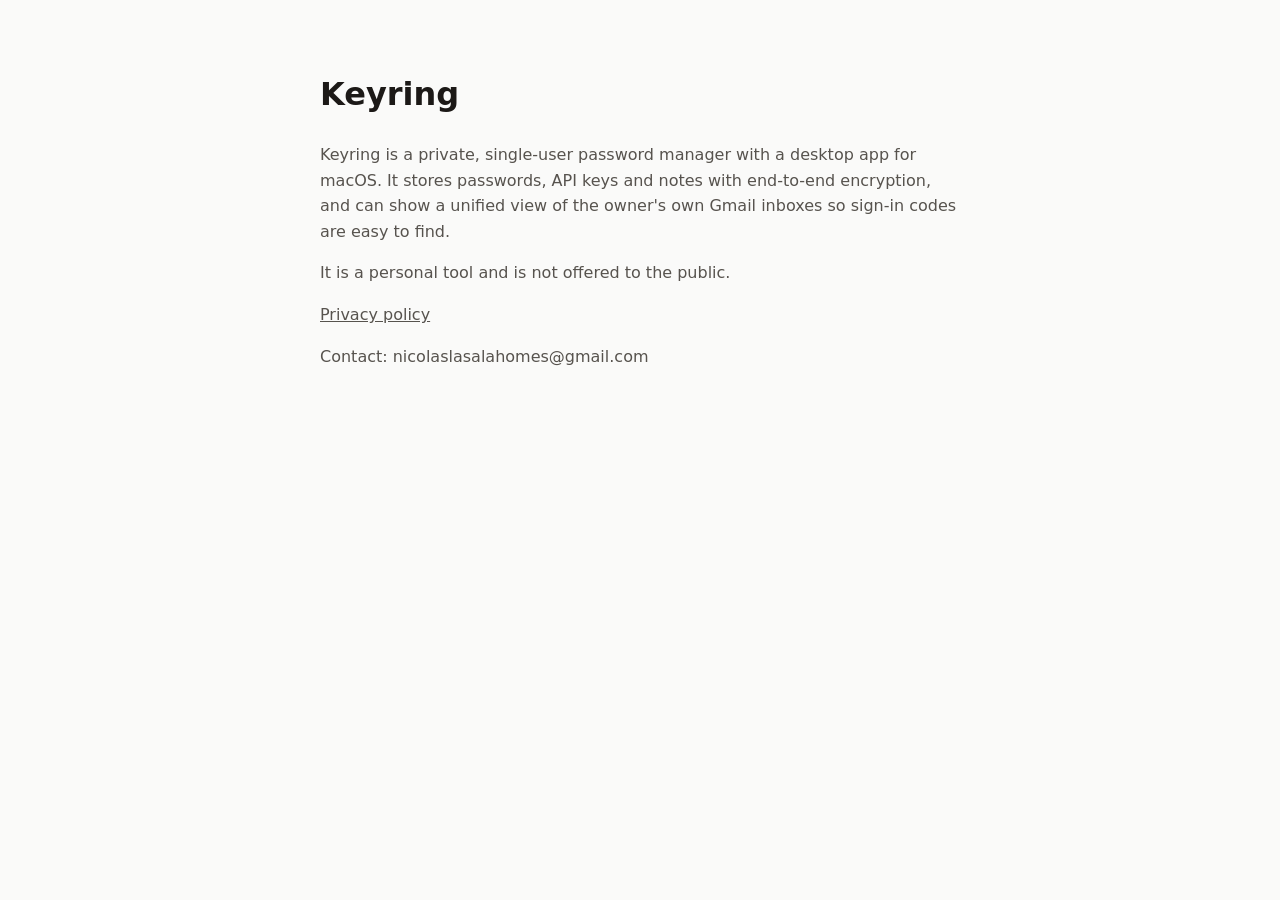
<file: index.html>
<!doctype html><html lang="en"><head><meta charset="utf-8"><meta name="viewport" content="width=device-width,initial-scale=1">
<title>Keyring</title><link rel="stylesheet" href="style.css"></head><body><main>
<h1>Keyring</h1>
<p>Keyring is a private, single-user password manager with a desktop app for macOS. It stores passwords, API keys and notes with end-to-end encryption, and can show a unified view of the owner's own Gmail inboxes so sign-in codes are easy to find.</p>
<p>It is a personal tool and is not offered to the public.</p>
<p><a href="privacy.html">Privacy policy</a></p>
<p>Contact: nicolaslasalahomes@gmail.com</p>
</main></body></html>
</file>
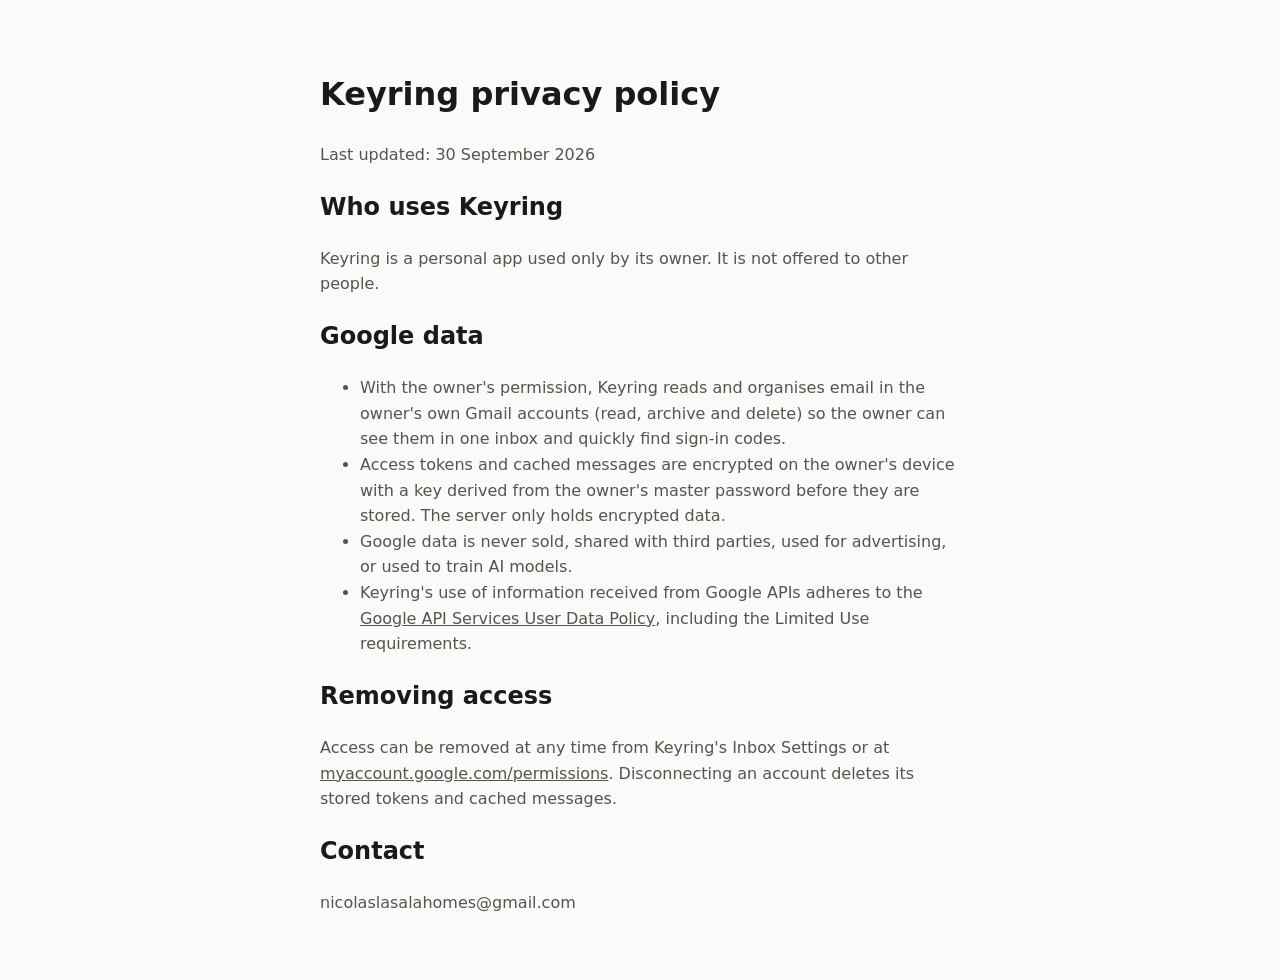
<file: privacy.html>
<!doctype html><html lang="en"><head><meta charset="utf-8"><meta name="viewport" content="width=device-width,initial-scale=1">
<title>Keyring Privacy</title><link rel="stylesheet" href="style.css"></head><body><main>
<h1>Keyring privacy policy</h1>
<p>Last updated: 30 September 2026</p>
<h2>Who uses Keyring</h2>
<p>Keyring is a personal app used only by its owner. It is not offered to other people.</p>
<h2>Google data</h2>
<ul>
<li>With the owner's permission, Keyring reads and organises email in the owner's own Gmail accounts (read, archive and delete) so the owner can see them in one inbox and quickly find sign-in codes.</li>
<li>Access tokens and cached messages are encrypted on the owner's device with a key derived from the owner's master password before they are stored. The server only holds encrypted data.</li>
<li>Google data is never sold, shared with third parties, used for advertising, or used to train AI models.</li>
<li>Keyring's use of information received from Google APIs adheres to the <a href="https://developers.google.com/terms/api-services-user-data-policy">Google API Services User Data Policy</a>, including the Limited Use requirements.</li>
</ul>
<h2>Removing access</h2>
<p>Access can be removed at any time from Keyring's Inbox Settings or at <a href="https://myaccount.google.com/permissions">myaccount.google.com/permissions</a>. Disconnecting an account deletes its stored tokens and cached messages.</p>
<h2>Contact</h2>
<p>nicolaslasalahomes@gmail.com</p>
</main></body></html>
</file>
<file: style.css>
:root{--bg:#fafaf9;--fg:#1c1917;--muted:#57534e}
@media (prefers-color-scheme:dark){:root{--bg:#1c1917;--fg:#f5f5f4;--muted:#d6d3d1}}
body{margin:0;background:var(--bg);color:var(--fg);font:16px/1.6 -apple-system,system-ui,sans-serif}
main{max-width:640px;margin:0 auto;padding:48px 16px}
p,li{color:var(--muted)} a{color:inherit}
</file>
